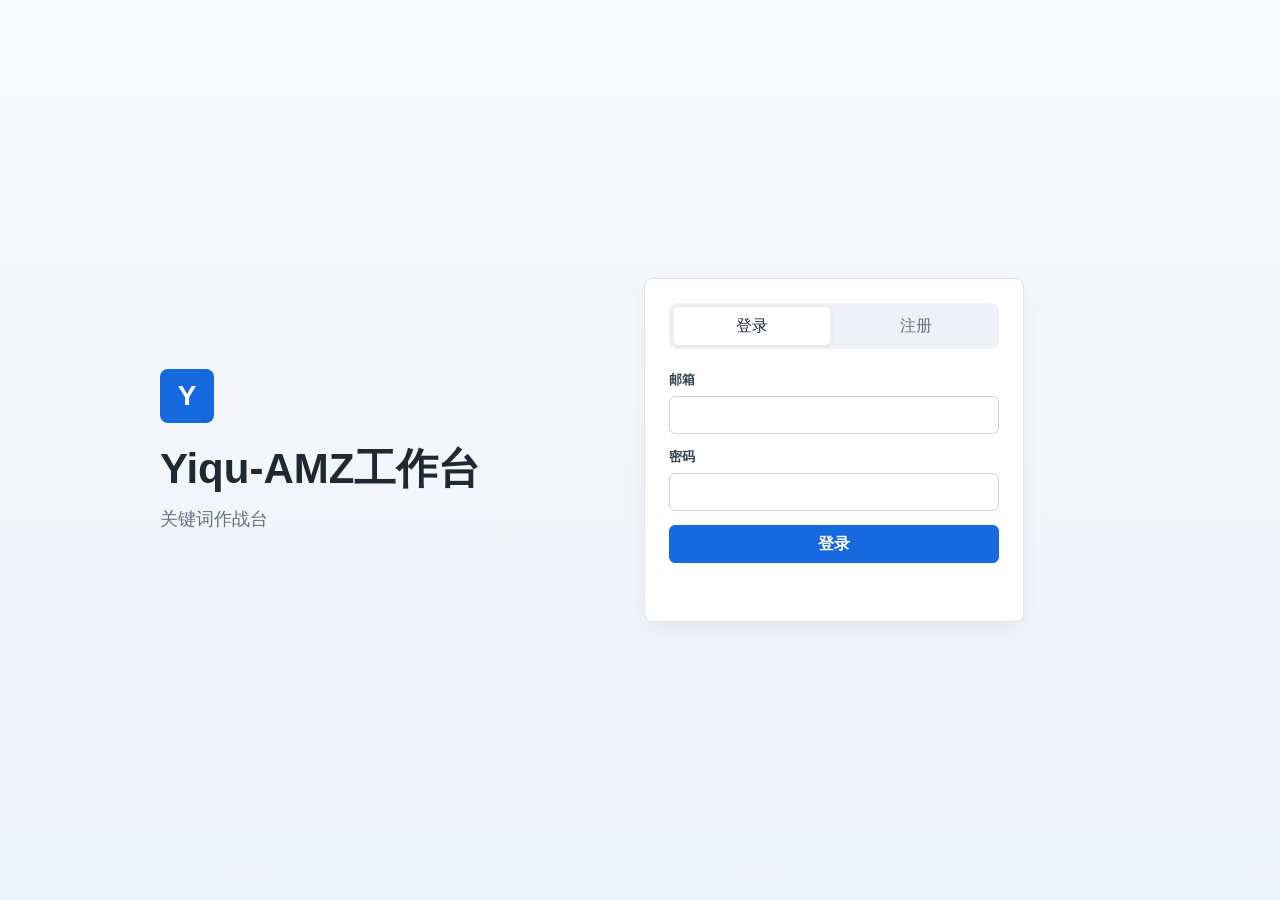
<file: index.html>
<!doctype html>
<html lang="zh-CN">
  <head>
    <meta charset="utf-8">
    <meta name="viewport" content="width=device-width, initial-scale=1">
    <title>Yiqu-AMZ工作台</title>
    <link rel="stylesheet" href="./assets/styles.css?v=20260816-report-period">
  </head>
  <body class="auth-page">
    <main class="auth-shell">
      <section class="auth-brand" aria-label="品牌">
        <div class="brand-mark">Y</div>
        <h1>Yiqu-AMZ工作台</h1>
        <p>关键词作战台</p>
      </section>

      <section class="auth-panel" aria-label="登录注册">
        <div class="auth-tabs" role="tablist">
          <button class="auth-tab is-active" type="button" data-auth-mode="login">登录</button>
          <button class="auth-tab" type="button" data-auth-mode="signup">注册</button>
        </div>

        <form id="auth-form" class="form-stack">
          <label>
            邮箱
            <input id="email" name="email" type="email" autocomplete="email" required>
          </label>
          <label>
            密码
            <input id="password" name="password" type="password" autocomplete="current-password" minlength="6" required>
          </label>
          <button id="auth-submit" class="primary-button" type="submit">登录</button>
          <p id="auth-message" class="form-message" role="status"></p>
        </form>
      </section>
    </main>

    <script src="./assets/app.js?v=20260816-report-period"></script>
    <script>
      window.YiquApp.initAuthPage();
    </script>
  </body>
</html>
</file>
<file: assets/styles.css>
:root {
  --bg: #f6f7f9;
  --panel: #ffffff;
  --line: #dfe4ea;
  --line-strong: #c8d0da;
  --text: #1f2933;
  --muted: #667085;
  --brand: #1769e0;
  --brand-strong: #0f55ba;
  --good: #0f8f61;
  --warn: #a86900;
  --bad: #b42318;
  --blue-soft: #eef5ff;
  --green-soft: #eaf7f1;
  --yellow-soft: #fff7df;
  --red-soft: #fff0ee;
  font-family: "Segoe UI", "Microsoft YaHei", Arial, sans-serif;
}

* {
  box-sizing: border-box;
}

html,
body {
  height: 100%;
}

body {
  margin: 0;
  color: var(--text);
  background: var(--bg);
}

button,
input,
select {
  font: inherit;
}

a {
  color: inherit;
  text-decoration: none;
}

.auth-page {
  display: grid;
  place-items: center;
  min-height: 100%;
  background: linear-gradient(180deg, #f8fafc 0%, #eef3f8 100%);
}

.auth-shell {
  display: grid;
  grid-template-columns: minmax(320px, 440px) 380px;
  gap: 44px;
  align-items: center;
  width: min(960px, calc(100vw - 48px));
}

.auth-brand h1,
.topbar h1,
.section-head h2 {
  margin: 0;
  letter-spacing: 0;
}

.auth-brand h1 {
  font-size: 42px;
  line-height: 1.15;
}

.auth-brand p {
  margin: 14px 0 0;
  color: var(--muted);
  font-size: 18px;
}

.brand-mark {
  display: grid;
  place-items: center;
  width: 54px;
  height: 54px;
  margin-bottom: 22px;
  background: var(--brand);
  color: #fff;
  font-size: 28px;
  font-weight: 700;
  border-radius: 8px;
}

.auth-panel,
.submit-panel,
.task-section {
  background: var(--panel);
  border: 1px solid var(--line);
  border-radius: 8px;
  box-shadow: 0 8px 24px rgba(15, 23, 42, 0.05);
}

.auth-panel {
  padding: 24px;
}

.auth-tabs {
  display: grid;
  grid-template-columns: 1fr 1fr;
  gap: 6px;
  margin-bottom: 22px;
  padding: 4px;
  background: #eef2f6;
  border-radius: 8px;
}

.auth-tab {
  height: 38px;
  border: 0;
  border-radius: 6px;
  background: transparent;
  color: var(--muted);
  cursor: pointer;
}

.auth-tab.is-active {
  background: #fff;
  color: var(--text);
  box-shadow: 0 1px 4px rgba(15, 23, 42, 0.08);
}

.form-stack {
  display: grid;
  gap: 14px;
}

label {
  display: grid;
  gap: 7px;
  color: #344054;
  font-size: 13px;
  font-weight: 600;
}

input,
select {
  width: 100%;
  height: 38px;
  padding: 0 11px;
  border: 1px solid var(--line-strong);
  border-radius: 6px;
  color: var(--text);
  background: #fff;
  outline: none;
}

input[type="file"] {
  height: auto;
  padding: 8px 10px;
}

input:focus,
select:focus {
  border-color: var(--brand);
  box-shadow: 0 0 0 3px rgba(23, 105, 224, 0.12);
}

input.needs-choice,
select.needs-choice {
  border-color: var(--bad);
  background: #fffafa;
}

input.needs-choice:focus,
select.needs-choice:focus {
  border-color: var(--bad);
  box-shadow: 0 0 0 3px rgba(180, 35, 24, 0.12);
}

input.is-confirmed,
select.is-confirmed {
  border-color: #9fd7bd;
}

.field-hint {
  min-height: 15px;
  color: var(--muted);
  font-size: 11px;
  font-weight: 400;
  line-height: 1.35;
}

.field-hint.is-warning {
  color: var(--bad);
}

.primary-button,
.ghost-button,
.mini-button {
  display: inline-flex;
  align-items: center;
  justify-content: center;
  min-height: 38px;
  padding: 0 16px;
  border-radius: 6px;
  cursor: pointer;
  white-space: nowrap;
}

.primary-button {
  border: 1px solid var(--brand);
  background: var(--brand);
  color: #fff;
  font-weight: 700;
}

.primary-button:hover {
  background: var(--brand-strong);
}

.primary-button:disabled {
  cursor: not-allowed;
  opacity: 0.65;
}

.ghost-button {
  border: 1px solid var(--line-strong);
  background: #fff;
  color: #344054;
}

.mini-button {
  width: 100%;
  min-height: 30px;
  margin-top: 8px;
  border: 1px solid #b8c8dd;
  background: #fff;
  color: #17324d;
  font-size: 12px;
  font-weight: 700;
}

.form-message {
  min-height: 20px;
  margin: 0;
  color: var(--muted);
  font-size: 13px;
  line-height: 1.5;
}

.form-message.is-error {
  color: var(--bad);
}

.form-message.is-ok {
  color: var(--good);
}

.app-page,
.report-page {
  min-width: 1100px;
  height: 100%;
  overflow: hidden;
}

.topbar {
  display: flex;
  align-items: center;
  justify-content: space-between;
  height: 68px;
  padding: 0 24px;
  border-bottom: 1px solid var(--line);
  background: #fff;
}

.topbar h1 {
  font-size: 20px;
}

.eyebrow {
  margin-bottom: 4px;
  color: var(--muted);
  font-size: 12px;
}

.tool-layout {
  display: grid;
  grid-template-columns: 330px minmax(0, 1fr);
  gap: 16px;
  height: calc(100vh - 68px);
  padding: 16px;
}

.submit-panel {
  height: 100%;
  padding: 18px;
  overflow: hidden;
}

.submit-panel .form-stack {
  gap: 11px;
  height: 100%;
  overflow-y: auto;
  padding-right: 4px;
  padding-bottom: 8px;
  scrollbar-width: thin;
}

.submit-panel .form-stack::-webkit-scrollbar {
  width: 8px;
}

.submit-panel .form-stack::-webkit-scrollbar-thumb {
  background: #c9d4e2;
  border-radius: 999px;
}

.submit-task-button,
#submit-task {
  order: 20;
  position: sticky;
  bottom: 0;
  z-index: 4;
  width: 100%;
  min-height: 42px;
  box-shadow: 0 -8px 18px rgba(248, 250, 252, 0.92);
}

#task-message {
  order: 21;
}

.field-grid {
  display: grid;
  grid-template-columns: 1fr 1fr;
  gap: 10px;
}

.product-summary {
  min-height: 64px;
  max-height: 112px;
  overflow: auto;
  padding: 10px 11px;
  border: 1px solid var(--line);
  border-radius: 6px;
  background: #f8fafc;
  color: var(--muted);
  font-size: 12px;
  line-height: 1.55;
}

.product-summary strong {
  display: block;
  margin-bottom: 3px;
  color: var(--text);
}

.usage-note {
  order: 30;
  padding: 10px 11px;
  border: 1px solid #d9e7f7;
  border-radius: 6px;
  background: #f3f8ff;
  color: #425466;
  font-size: 12px;
  line-height: 1.55;
}

.usage-note strong {
  display: block;
  margin-bottom: 4px;
  color: #17324d;
}

.usage-note p {
  margin: 4px 0 0;
}

.task-section {
  display: grid;
  grid-template-rows: auto minmax(0, 1fr);
  min-width: 0;
  overflow: hidden;
}

.section-head {
  display: flex;
  align-items: center;
  justify-content: space-between;
  padding: 18px 18px 14px;
  border-bottom: 1px solid var(--line);
}

.section-head h2 {
  font-size: 18px;
}

.task-list {
  display: grid;
  align-content: start;
  gap: 10px;
  padding: 14px;
  overflow-y: auto;
}

.task-card {
  display: grid;
  grid-template-columns: 150px minmax(520px, 1.35fr) 96px 100px minmax(120px, .65fr) auto;
  gap: 12px;
  align-items: center;
  min-height: 86px;
  padding: 12px 14px;
  border: 1px solid var(--line);
  border-radius: 8px;
  background: #fff;
}

.task-card strong {
  display: flex;
  align-items: center;
  gap: 6px;
  flex-wrap: wrap;
  margin-bottom: 4px;
  font-size: 14px;
}

.task-label {
  display: inline-flex;
  align-items: center;
  min-height: 20px;
  padding: 0 7px;
  border-radius: 999px;
  background: #eef5ff;
  color: var(--brand-strong);
  font-size: 11px;
  font-weight: 700;
}

.task-meta {
  color: var(--muted);
  font-size: 12px;
}

.task-product {
  display: grid;
  gap: 7px;
  overflow: visible;
  color: #344054;
  font-size: 12px;
  line-height: 1.45;
}

.task-product-tags {
  display: flex;
  flex-wrap: wrap;
  gap: 6px;
}

.task-product-tags span {
  display: inline-flex;
  align-items: center;
  gap: 4px;
  min-height: 24px;
  padding: 0 8px;
  border-radius: 999px;
  background: #f3f6fa;
  color: #475467;
  white-space: nowrap;
}

.task-product-tags b {
  color: #17324d;
  font-weight: 700;
}

.task-product-name {
  max-width: 100%;
  overflow: hidden;
  text-overflow: ellipsis;
  white-space: nowrap;
  color: #1f2933;
  font-weight: 600;
}

.status-pill,
.advice-tag {
  display: inline-flex;
  align-items: center;
  min-height: 24px;
  padding: 0 9px;
  border-radius: 999px;
  font-size: 12px;
  font-weight: 700;
}

.status-pending {
  background: var(--yellow-soft);
  color: var(--warn);
}

.status-running {
  background: var(--blue-soft);
  color: var(--brand-strong);
}

.status-done {
  background: var(--green-soft);
  color: var(--good);
}

.status-failed {
  background: var(--red-soft);
  color: var(--bad);
}

.task-actions {
  display: flex;
  justify-content: flex-end;
}

.report-shell {
  height: calc(100vh - 68px);
  padding: 16px;
}

.report-frame {
  display: none;
  width: 100%;
  height: calc(100% - 28px);
  border: 1px solid var(--line);
  border-radius: 8px;
  background: #fff;
}

@media (max-width: 760px) {
  .auth-shell {
    grid-template-columns: 1fr;
    gap: 24px;
  }

  .auth-brand h1 {
    font-size: 32px;
  }
}
</file>
